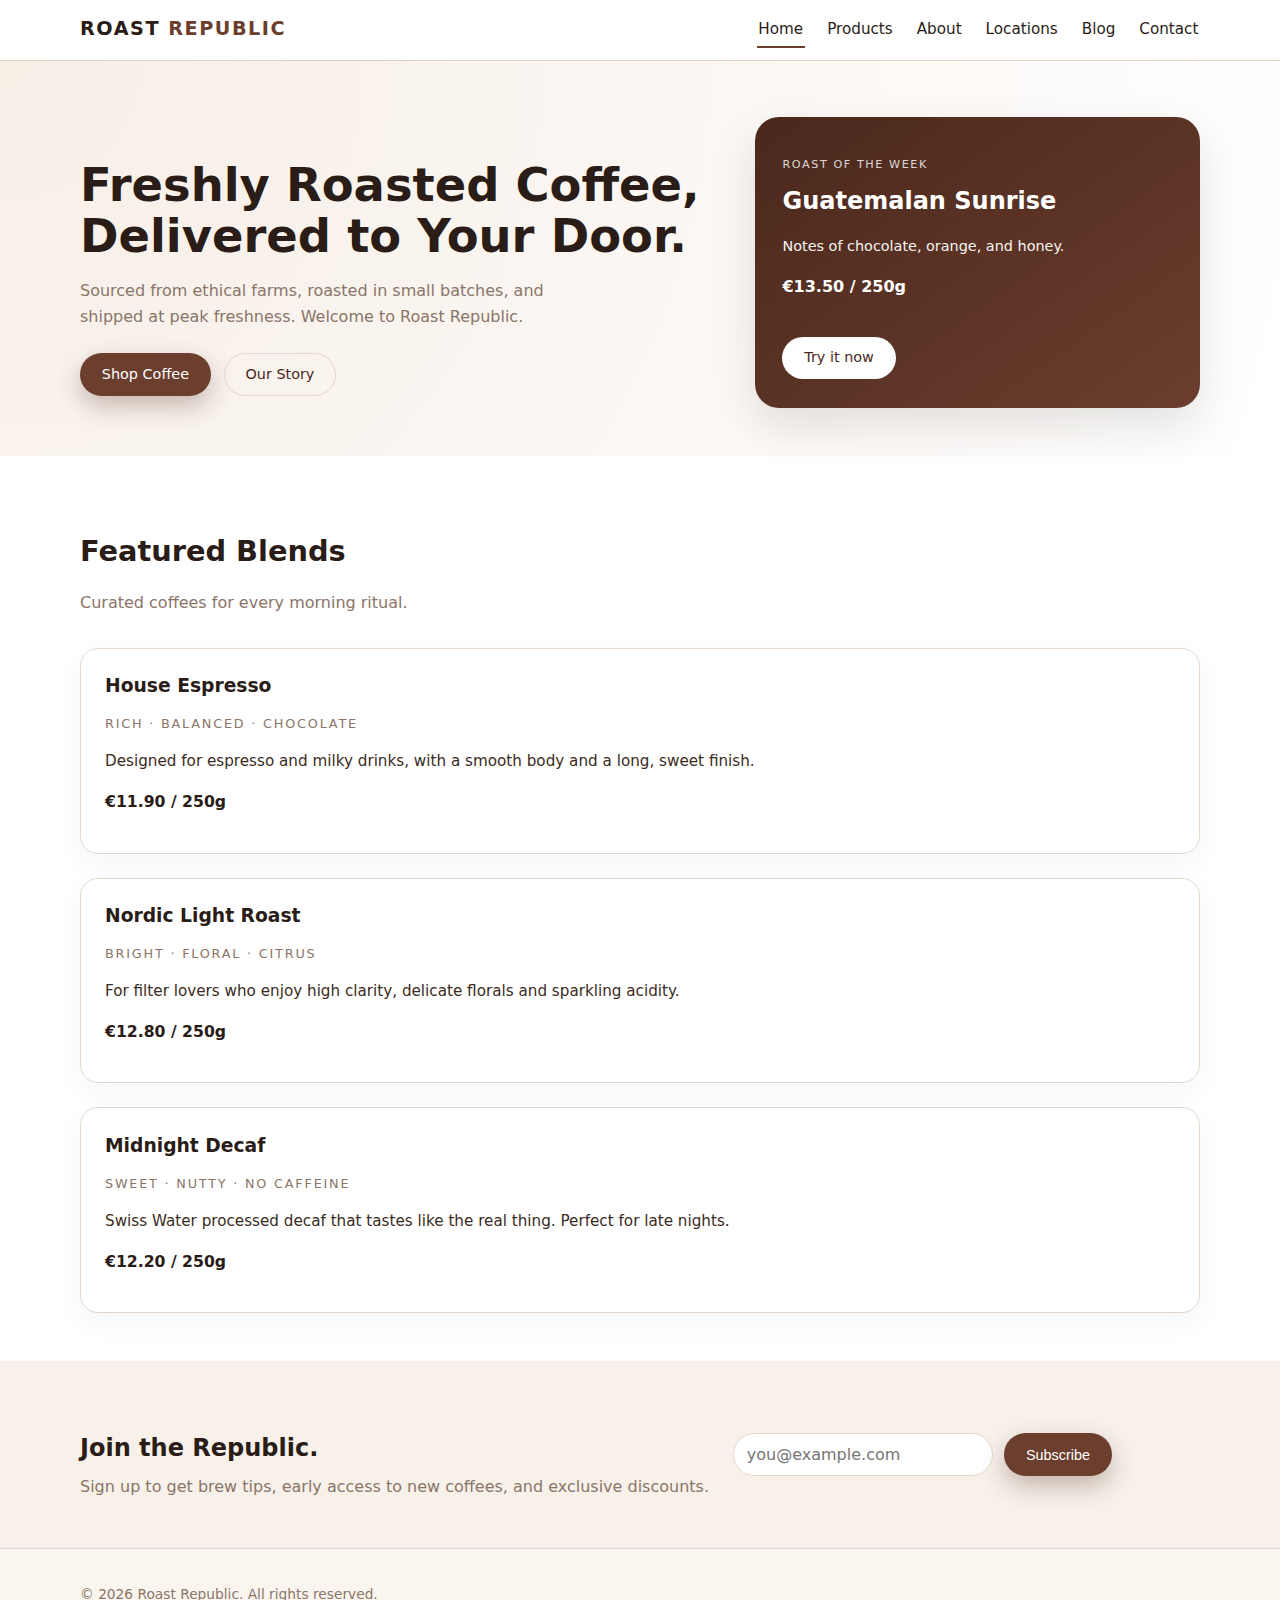
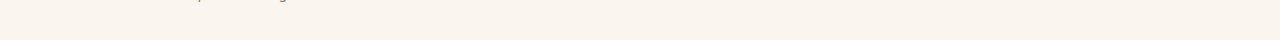
<file: index.html>
<!DOCTYPE html>
<html lang="en">
<head>
  <meta charset="UTF-8">
  <title>Roast Republic | Home</title>
  <meta name="viewport" content="width=device-width, initial-scale=1.0">
  <link rel="stylesheet" href="css/common.css">
</head>
<body>
  <header class="site-header">
    <div class="container nav-container">
      <div class="logo">
        <a href="index.html">Roast <span>Republic</span></a>
      </div>
      <nav>
        <ul class="nav-links">
          <li><a href="index.html" class="active">Home</a></li>
          <li><a href="products.html">Products</a></li>
          <li><a href="about.html">About</a></li>
          <li><a href="locations.html">Locations</a></li>
          <li><a href="blog.html">Blog</a></li>
          <li><a href="contact.html">Contact</a></li>
        </ul>
      </nav>
    </div>
  </header>

  <main>
    <section class="hero">
      <div class="container hero-inner">
        <div class="hero-text">
          <h1>Freshly Roasted Coffee, Delivered to Your Door.</h1>
          <p>Sourced from ethical farms, roasted in small batches, and shipped at peak freshness. Welcome to Roast Republic.</p>
          <div class="hero-actions">
            <a href="products.html" class="btn primary">Shop Coffee</a>
            <a href="about.html" class="btn ghost">Our Story</a>
          </div>
        </div>
        <div class="hero-card">
          <p class="tagline">Roast of the Week</p>
          <h2>Guatemalan Sunrise</h2>
          <p class="hero-notes">Notes of chocolate, orange, and honey.</p>
          <p class="hero-price">€13.50 / 250g</p>
          <a href="products.html" class="btn secondary">Try it now</a>
        </div>
      </div>
    </section>

    <section class="section" id="featured">
      <div class="container">
        <h2 class="section-title">Featured Blends</h2>
        <p class="section-subtitle">Curated coffees for every morning ritual.</p>
        <div class="card-grid">
          <article class="card">
            <h3>House Espresso</h3>
            <p class="card-meta">Rich · Balanced · Chocolate</p>
            <p class="card-text">Designed for espresso and milky drinks, with a smooth body and a long, sweet finish.</p>
            <p class="card-price">€11.90 / 250g</p>
          </article>
          <article class="card">
            <h3>Nordic Light Roast</h3>
            <p class="card-meta">Bright · Floral · Citrus</p>
            <p class="card-text">For filter lovers who enjoy high clarity, delicate florals and sparkling acidity.</p>
            <p class="card-price">€12.80 / 250g</p>
          </article>
          <article class="card">
            <h3>Midnight Decaf</h3>
            <p class="card-meta">Sweet · Nutty · No caffeine</p>
            <p class="card-text">Swiss Water processed decaf that tastes like the real thing. Perfect for late nights.</p>
            <p class="card-price">€12.20 / 250g</p>
          </article>
        </div>
      </div>
    </section>

    <section class="section section-accent">
      <div class="container newsletter">
        <div class="newsletter-text">
          <h2>Join the Republic.</h2>
          <p>Sign up to get brew tips, early access to new coffees, and exclusive discounts.</p>
        </div>
        <form class="newsletter-form">
          <label class="sr-only" for="newsletter-email">Email</label>
          <input type="email" id="newsletter-email" placeholder="you@example.com" required>
          <button type="submit" class="btn primary">Subscribe</button>
        </form>
      </div>
    </section>
  </main>

  <footer class="site-footer">
    <div class="container footer-inner">
      <p>&copy; <span id="year"></span> Roast Republic. All rights reserved.</p>
      
    </div>
  </footer>

  <script>
    // Simple script to keep the year current
    document.getElementById('year').textContent = new Date().getFullYear();
  </script>
</body>
</html>
</file>
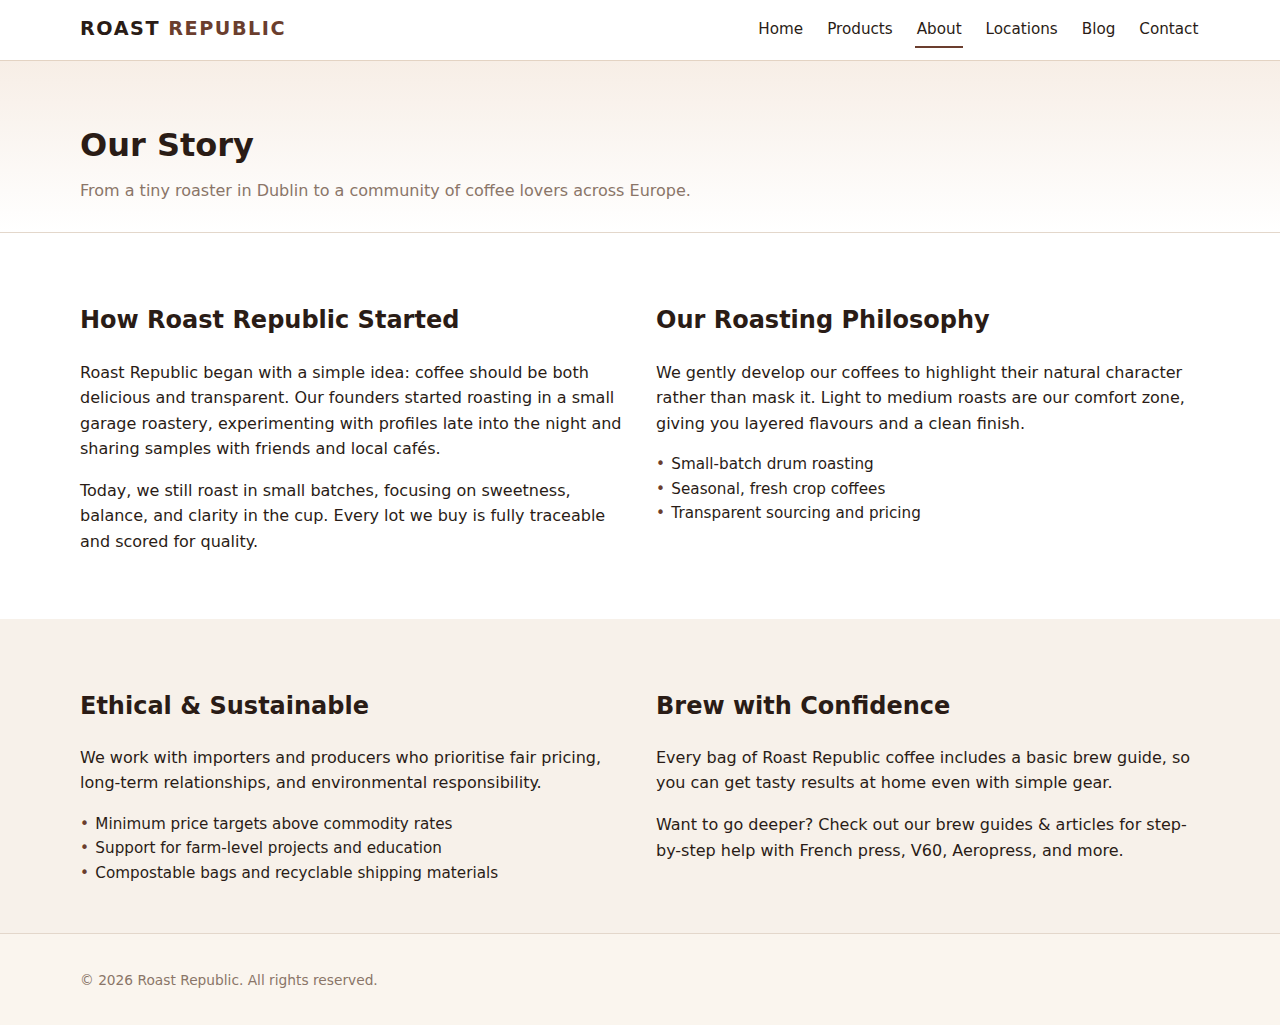
<file: about.html>
<!DOCTYPE html>
<html lang="en">
<head>
  <meta charset="UTF-8">
  <title>Roast Republic | About Us</title>
  <meta name="viewport" content="width=device-width, initial-scale=1.0">
  <link rel="stylesheet" href="css/common.css">
</head>
<body>
  <header class="site-header">
    <div class="container nav-container">
      <div class="logo">
        <a href="index.html">Roast <span>Republic</span></a>
      </div>
      <nav>
        <ul class="nav-links">
          <li><a href="index.html">Home</a></li>
          <li><a href="products.html">Products</a></li>
          <li><a href="about.html" class="active">About</a></li>
          <li><a href="locations.html">Locations</a></li>
          <li><a href="blog.html">Blog</a></li>
          <li><a href="contact.html">Contact</a></li>
        </ul>
      </nav>
    </div>
  </header>

  <main>
    <section class="page-header">
      <div class="container">
        <h1>Our Story</h1>
        <p>From a tiny roaster in Dublin to a community of coffee lovers across Europe.</p>
      </div>
    </section>

    <section class="section">
      <div class="container two-column">
        <div>
          <h2>How Roast Republic Started</h2>
          <p>Roast Republic began with a simple idea: coffee should be both delicious and transparent. Our founders started roasting in a small garage roastery, experimenting with profiles late into the night and sharing samples with friends and local cafés.</p>
          <p>Today, we still roast in small batches, focusing on sweetness, balance, and clarity in the cup. Every lot we buy is fully traceable and scored for quality.</p>
        </div>
        <div>
          <h2>Our Roasting Philosophy</h2>
          <p>We gently develop our coffees to highlight their natural character rather than mask it. Light to medium roasts are our comfort zone, giving you layered flavours and a clean finish.</p>
          <ul class="checklist">
            <li>Small-batch drum roasting</li>
            <li>Seasonal, fresh crop coffees</li>
            <li>Transparent sourcing and pricing</li>
          </ul>
        </div>
      </div>
    </section>

    <section class="section section-accent">
      <div class="container two-column">
        <div>
          <h2>Ethical &amp; Sustainable</h2>
          <p>We work with importers and producers who prioritise fair pricing, long-term relationships, and environmental responsibility.</p>
          <ul class="checklist">
            <li>Minimum price targets above commodity rates</li>
            <li>Support for farm-level projects and education</li>
            <li>Compostable bags and recyclable shipping materials</li>
          </ul>
        </div>
        <div>
          <h2>Brew with Confidence</h2>
          <p>Every bag of Roast Republic coffee includes a basic brew guide, so you can get tasty results at home even with simple gear.</p>
          <p>Want to go deeper? Check out our <a href="blog.html">brew guides &amp; articles</a> for step-by-step help with French press, V60, Aeropress, and more.</p>
        </div>
      </div>
    </section>
  </main>

  <footer class="site-footer">
    <div class="container footer-inner">
      <p>&copy; <span id="year"></span> Roast Republic. All rights reserved.</p>
    </div>
  </footer>
  <script src="js/main.js"></script>
</body>
</html>
</file>
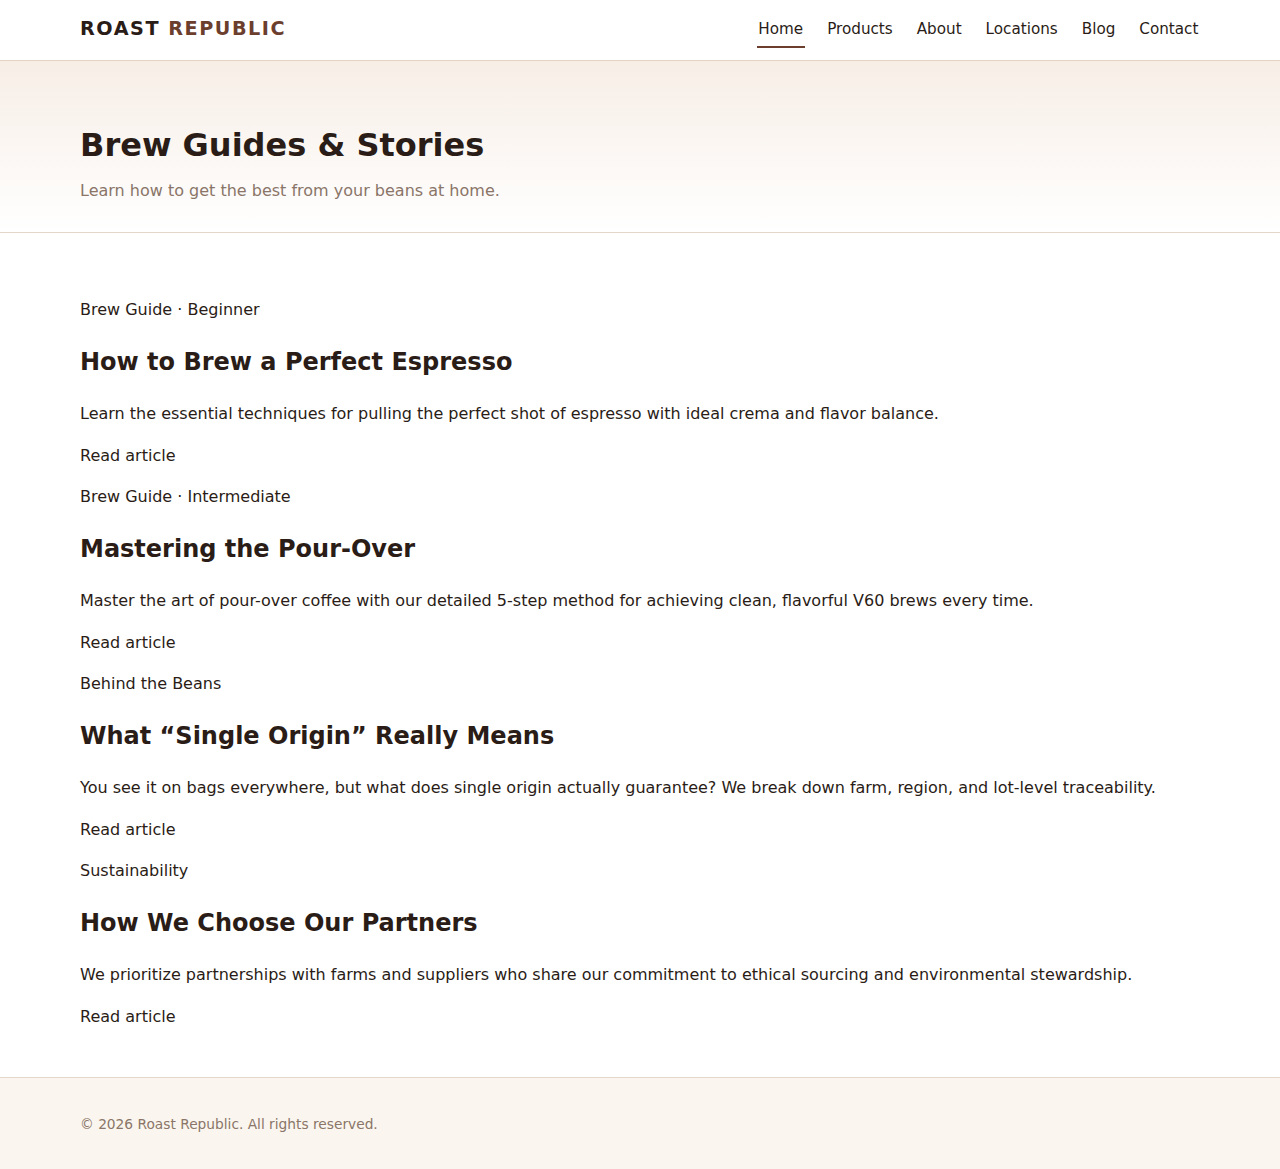
<file: blog.html>
<!DOCTYPE html>
<html lang="en">

<head>
  <meta charset="UTF-8">
  <title>Roast Republic | Home</title>
  <meta name="viewport" content="width=device-width, initial-scale=1.0">
  <link rel="stylesheet" href="css/common.css">
</head>

<body>
  <!--header-->
  <header class="site-header">
    <div class="container nav-container">
      <div class="logo">
        <a href="index.html">Roast <span>Republic</span></a>
      </div>
      <nav>
        <ul class="nav-links">
          <li><a href="index.html" class="active">Home</a></li>
          <li><a href="products.html">Products</a></li>
          <li><a href="about.html">About</a></li>
          <li><a href="locations.html">Locations</a></li>
          <li><a href="blog.html">Blog</a></li>
          <li><a href="contact.html">Contact</a></li>
        </ul>
      </nav>
    </div>
  </header>

  <!--blog content starts here-->
  <main>
    <!--page header-->
    <section class="page-header">
      <div class="container">
        <h1>Brew Guides &amp; Stories</h1>
        <p>Learn how to get the best from your beans at home.</p>
      </div>
    </section>

    <!--blog article-->
    <section class="section">
      <div class="container blog_grid">

        <!--article in same grid x4-->
        <!--add article words-->
        <article class="blog_article">
          <p class="blog_title">Brew Guide · Beginner</p>
          <h2>How to Brew a Perfect Espresso </h2>
          <p class="outline">Learn the essential techniques for pulling the perfect shot of espresso with ideal crema
            and flavor balance. </p>
          <a href="#" class="article_link">Read article </a>
        </article>

        <article class="blog_article">
          <p class="blog_title">Brew Guide · Intermediate</p>
          <h2>Mastering the Pour-Over</h2>
          <p class="outline">Master the art of pour-over coffee with our detailed 5-step method for achieving clean,
            flavorful V60 brews every time.</p>
          <a href="#" class="article_link">Read article </a>
        </article>

        <article class="blog_article">
          <p class="blog_title">Behind the Beans</p>
          <h2>What “Single Origin” Really Means</h2>
          <p class="outline">You see it on bags everywhere, but what does single origin actually guarantee? We break
            down farm, region, and lot-level traceability.</p>
          <a href="#" class="article_link">Read article </a>
        </article>

        <article class="blog_article">
          <p class="blog_title">Sustainability</p>
          <h2>How We Choose Our Partners</h2>
          <p class="outline">We prioritize partnerships with farms and suppliers who share our commitment to ethical
            sourcing and environmental stewardship.</p>
          <a href="#" class="article_link">Read article </a>
        </article>
      </div>
    </section>
  </main>


  <!--footer-->
  <footer class="site-footer">
    <div class="container footer-inner">
      <p>&copy; <span id="year"></span> Roast Republic. All rights reserved.</p>
    </div>
  </footer>

  <!--script-->
  <!--update the year in the footer-->
  <script>
    document.getElementById('year').textContent = new Date().getFullYear();
  </script>


</body>

</html>
</file>
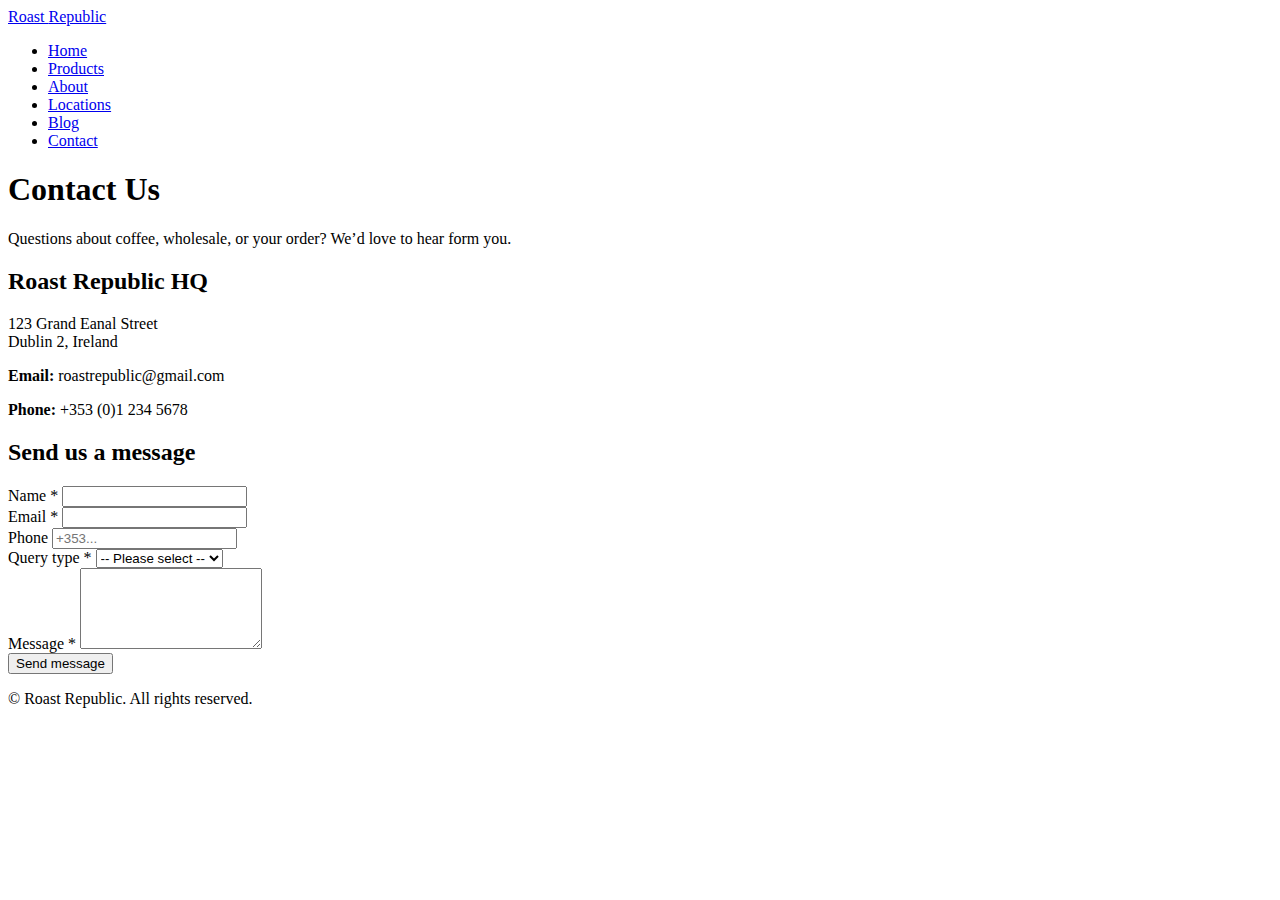
<file: contact.html>
<!DOCTYPE html>
<html lang="en">

<head>
  <meta charset="UTF-8">
  <title>Roast Republic | Contact</title>
  <meta name="viewport" content="width=device-width, initial-scale=1.0">
  <!--link rel="stylesheet" href="css/style.css"-->
</head>

<body>
  <!--header-->
  <header class="site-header">
    <div class="container nav-container">
      <div class="logo">
        <a href="index.html">Roast <span>Republic</span></a>
      </div>
      <nav>
        <ul class="nav-links">
          <li><a href="index.html">Home</a></li>
          <li><a href="products.html">Products</a></li>
          <li><a href="about.html">About</a></li>
          <li><a href="locations.html">Locations</a></li>
          <li><a href="blog.html">Blog</a></li>
          <li><a href="contact.html" class="active">Contact</a></li>
        </ul>
      </nav>
    </div>
  </header>

  <!--main content-->
  <main>
    <!--Contact us-->
    <section class="page-header">
      <div class="container">
        <h1>Contact Us</h1>
        <p>Questions about coffee, wholesale, or your order? We’d love to hear form you.</p>
      </div>
    </section>

    <!--Contact layout-->
    <section class="section">
      <div class="container contact-layout">
        <!--Contact info-->
        <div class="contact-info">
          <h2>Roast Republic HQ</h2>
          <p>123 Grand Eanal Street<br>Dublin 2, Ireland</p>
          <p><strong>Email:</strong> roastrepublic@gmail.com</p>
          <p><strong>Phone:</strong> +353 (0)1 234 5678</p>
        </div>

        <!--Contact form-->
        <div class="contact-form-wrapper">
          <h2>Send us a message</h2>
          <form class="contact-form" id="contactForm">
            <div class="form-row">
              <label for="name">Name *</label>
              <input type="text" id="name" name="name" required>
            </div>

            <div class="form-row">
              <label for="email">Email *</label>
              <input type="email" id="email" name="email" required>
            </div>

            <div class="form-row">
              <label for="phone">Phone</label>
              <input type="tel" id="phone" name="phone" placeholder="+353...">
            </div>

            <div class="form-row">
              <label for="query">Query type *</label>
              <select id="query" name="query" required>
                <option value="">-- Please select --</option>
                <option value="order">Order question</option>
                <option value="wholesale">Wholesale</option>
                <option value="brew">Brew help</option>
                <option value="other">Other</option>
              </select>
            </div>

            <div class="form-row">
              <label for="message">Message *</label>
              <textarea id="message" name="message" rows="5" required></textarea>
            </div>

            <button type="submit" class="btn primary">Send message</button>
            <p id="formStatus" class="form-status" aria-live="polite"></p>
          </form>
        </div>
        <!--Contact form End-->

      </div>
    </section>
  </main>

  <!--footer-->
  <footer class="site-footer">
    <div class="container footer-inner">
      <p>&copy; <span id="year"></span> Roast Republic. All rights reserved.</p>
    </div>
  </footer>

  <!--scripts-->

  
  </body>

</html>
</file>
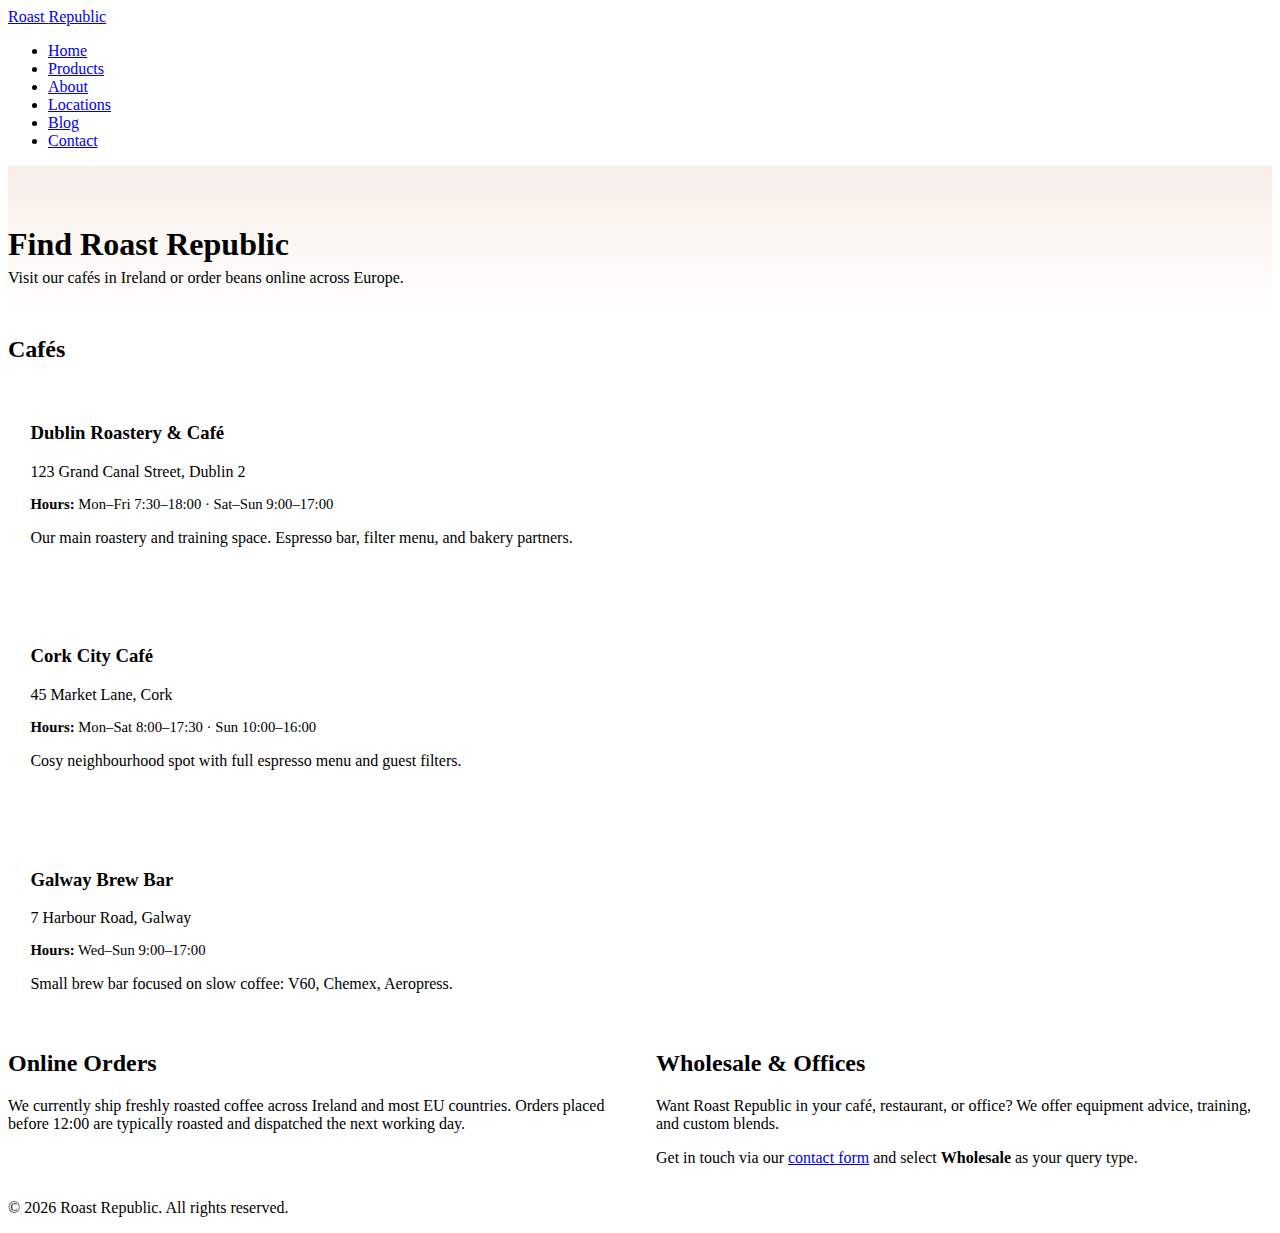
<file: locations.html>
<!DOCTYPE html>
<html lang="en">
<head>
  <meta charset="UTF-8">
  <title>Roast Republic | Locations</title>
  <meta name="viewport" content="width=device-width, initial-scale=1.0">
  <link rel="stylesheet" href="css/style.css">
  <link rel="stylesheet" href="css/components.css">
  <link rel="stylesheet" href="css/pages.css">
</head>
<body>
  <header class="site-header">
    <div class="container nav-container">
      <div class="logo">
        <a href="index.html">Roast <span>Republic</span></a>
      </div>
      <nav>
        <ul class="nav-links">
          <li><a href="index.html">Home</a></li>
          <li><a href="products.html">Products</a></li>
          <li><a href="about.html">About</a></li>
          <li><a href="locations.html" class="active">Locations</a></li>
          <li><a href="blog.html">Blog</a></li>
          <li><a href="contact.html">Contact</a></li>
        </ul>
      </nav>
    </div>
  </header>

  <main>
    <section class="page-header">
      <div class="container">
        <h1>Find Roast Republic</h1>
        <p>Visit our cafés in Ireland or order beans online across Europe.</p>
      </div>
    </section>

    <section class="section">
      <div class="container">
        <h2 class="section-title">Cafés</h2>
        <div class="locations-grid">
          <article class="location-card">
            <h3>Dublin Roastery &amp; Café</h3>
            <p class="location-address">123 Grand Canal Street, Dublin 2</p>
            <p class="location-hours"><strong>Hours:</strong> Mon–Fri 7:30–18:00 · Sat–Sun 9:00–17:00</p>
            <p class="location-note">Our main roastery and training space. Espresso bar, filter menu, and bakery partners.</p>
          </article>

          <article class="location-card">
            <h3>Cork City Café</h3>
            <p class="location-address">45 Market Lane, Cork</p>
            <p class="location-hours"><strong>Hours:</strong> Mon–Sat 8:00–17:30 · Sun 10:00–16:00</p>
            <p class="location-note">Cosy neighbourhood spot with full espresso menu and guest filters.</p>
          </article>

          <article class="location-card">
            <h3>Galway Brew Bar</h3>
            <p class="location-address">7 Harbour Road, Galway</p>
            <p class="location-hours"><strong>Hours:</strong> Wed–Sun 9:00–17:00</p>
            <p class="location-note">Small brew bar focused on slow coffee: V60, Chemex, Aeropress.</p>
          </article>
        </div>
      </div>
    </section>

    <section class="section section-muted">
      <div class="container two-column">
        <div>
          <h2>Online Orders</h2>
          <p>We currently ship freshly roasted coffee across Ireland and most EU countries. Orders placed before 12:00 are typically roasted and dispatched the next working day.</p>
        </div>
        <div>
          <h2>Wholesale & Offices</h2>
          <p>Want Roast Republic in your café, restaurant, or office? We offer equipment advice, training, and custom blends.</p>
          <p>Get in touch via our <a href="contact.html">contact form</a> and select <strong>Wholesale</strong> as your query type.</p>
        </div>
      </div>
    </section>
  </main>

  <footer class="site-footer">
    <div class="container footer-inner">
      <p>&copy; <span id="year"></span> Roast Republic. All rights reserved.</p>
    </div>
  </footer>

  <script>
    document.getElementById('year').textContent = new Date().getFullYear();
  </script>
</body>
</html>
</file>
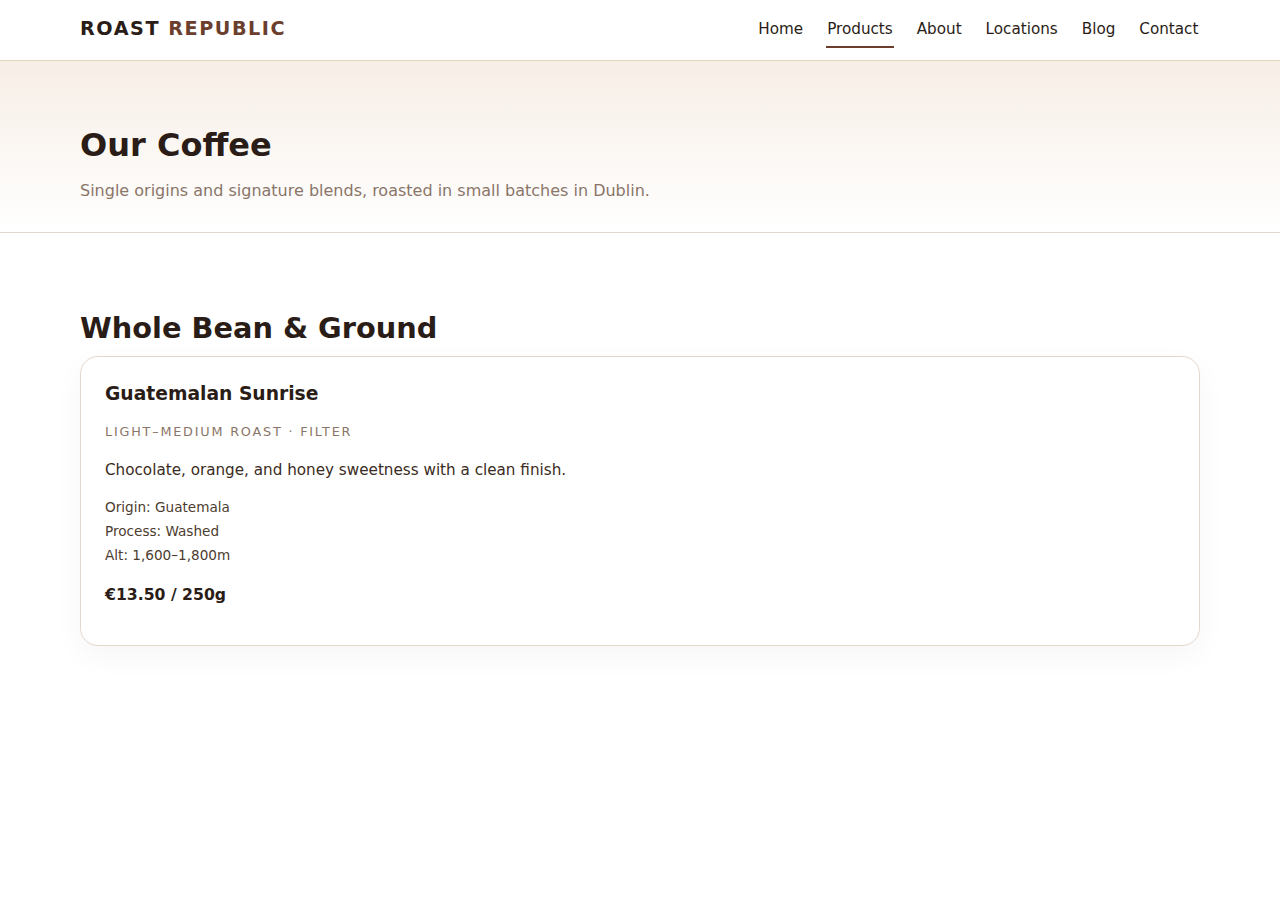
<file: product.html>
<!DOCTYPE html  >
<html lang="en">
<head>
  <meta charset="UTF-8">
  <title>Roast Republic | Our Products</title>
  <meta name="viewport" content="width=device-width, initial-scale=1.0">
  <link rel="stylesheet" href="css/common.css">
</head>
 <body>
  <header class="site-header">
    <div class="container nav-container">
      <div class="logo">
        <a href="index.html">Roast <span>Republic</span></a>
      </div>
      <nav>
        <ul class="nav-links">
          <li><a href="index.html">Home</a></li>
          <li><a href="products.html" class="active">Products</a></li>
          <li><a href="about.html">About</a></li>
          <li><a href="locations.html">Locations</a></li>
          <li><a href="blog.html">Blog</a></li>
          <li><a href="contact.html">Contact</a></li>
        </ul>
      </nav>
    </div>
  </header>  
   <main>
    <section class="page-header">
      <div class="container">
        <h1>Our Coffee</h1>
        <p>Single origins and signature blends, roasted in small batches in Dublin.</p>
      </div>
    </section>
    <section class="section">
      <div class="container">
        <h2 class="section-title">Whole Bean &amp; Ground</h2>
        <div class="card-grid card-grid-3">
          <article class="card product-card">
            <h3>Guatemalan Sunrise</h3>
            <p class="card-meta">Light–Medium Roast · Filter</p>
            <p class="card-text">Chocolate, orange, and honey sweetness with a clean finish.</p>
            <ul class="product-details">
              <li>Origin: Guatemala</li>
              <li>Process: Washed</li>
              <li>Alt: 1,600–1,800m</li>
            </ul>
            <p class="card-price">€13.50 / 250g</p>
          </article>


</html>
</file>
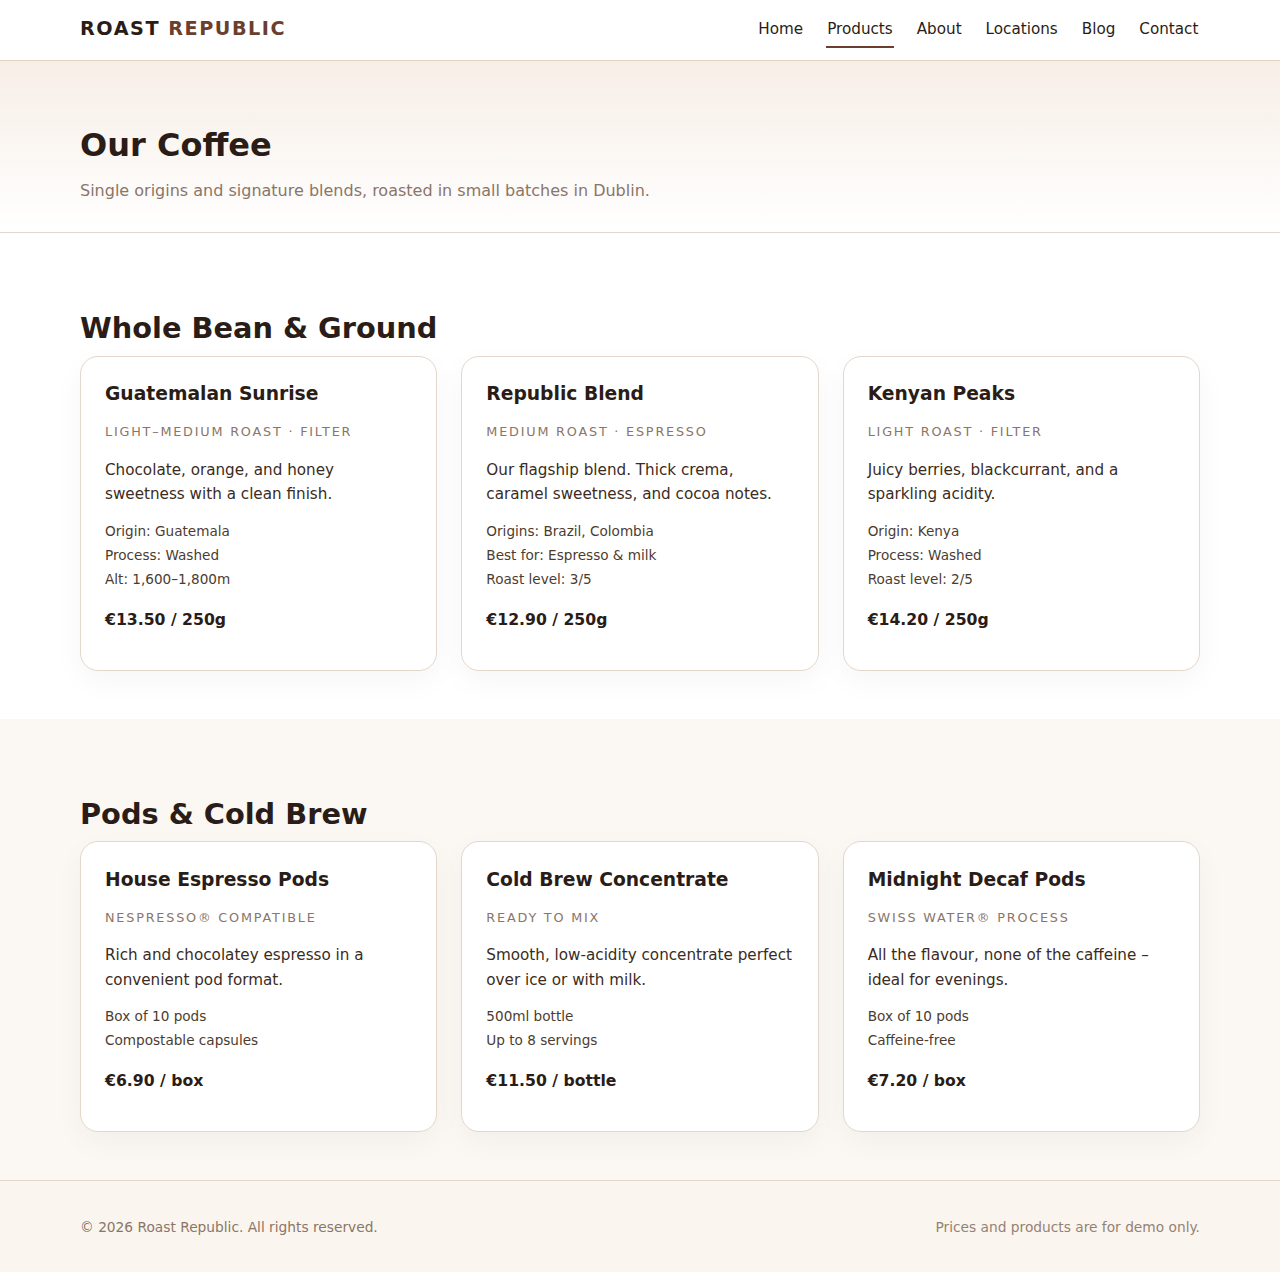
<file: products.html>
<!DOCTYPE html  >
<html lang="en">
 <head>
  <meta charset="UTF-8">
  <title>Roast Republic | Our Products</title>
  <meta name="viewport" content="width=device-width, initial-scale=1.0">
  <link rel="stylesheet" href="css/common.css">
 </head>
 <body>
  <header class="site-header">
    <div class="container nav-container">
      <div class="logo">
        <a href="index.html">Roast <span>Republic</span></a>
      </div>
      <nav>
        <ul class="nav-links">
          <li><a href="index.html">Home</a></li>
          <li><a href="products.html" class="active">Products</a></li>
          <li><a href="about.html">About</a></li>
          <li><a href="locations.html">Locations</a></li>
          <li><a href="blog.html">Blog</a></li>
          <li><a href="contact.html">Contact</a></li>
        </ul>
      </nav>
    </div>
  </header>  
   <main>
    <section class="page-header">
      <div class="container">
        <h1>Our Coffee</h1>
        <p>Single origins and signature blends, roasted in small batches in Dublin.</p>
      </div>
    </section>
    <section class="section">
      <div class="container">
        <h2 class="section-title">Whole Bean &amp; Ground</h2>
        <div class="card-grid card-grid-3">
          <article class="card product-card">
            <h3>Guatemalan Sunrise</h3>
            <p class="card-meta">Light–Medium Roast · Filter</p>
            <p class="card-text">Chocolate, orange, and honey sweetness with a clean finish.</p>
            <ul class="product-details">
              <li>Origin: Guatemala</li>
              <li>Process: Washed</li>
              <li>Alt: 1,600–1,800m</li>
            </ul>
            <p class="card-price">€13.50 / 250g</p>
          </article>
          <article class="card product-card">
            <h3>Republic Blend</h3>
            <p class="card-meta">Medium Roast · Espresso</p>
            <p class="card-text">Our flagship blend. Thick crema, caramel sweetness, and cocoa notes.</p>
            <ul class="product-details">
              <li>Origins: Brazil, Colombia</li>
              <li>Best for: Espresso &amp; milk</li>
              <li>Roast level: 3/5</li>
            </ul>
            <p class="card-price">€12.90 / 250g</p>
          </article>

          <article class="card product-card">
            <h3>Kenyan Peaks</h3>
            <p class="card-meta">Light Roast · Filter</p>
            <p class="card-text">Juicy berries, blackcurrant, and a sparkling acidity.</p>
            <ul class="product-details">
              <li>Origin: Kenya</li>
              <li>Process: Washed</li>
              <li>Roast level: 2/5</li>
            </ul>
            <p class="card-price">€14.20 / 250g</p>
          </article>
        </div>
      </div>
    </section>
     <section class="section section-muted">
      <div class="container">
        <h2 class="section-title">Pods &amp; Cold Brew</h2>
        <div class="card-grid card-grid-3">
          <article class="card product-card">
            <h3>House Espresso Pods</h3>
            <p class="card-meta">Nespresso® compatible</p>
            <p class="card-text">Rich and chocolatey espresso in a convenient pod format.</p>
            <ul class="product-details">
              <li>Box of 10 pods</li>
              <li>Compostable capsules</li>
            </ul>
            <p class="card-price">€6.90 / box</p>
          </article>
         <article class="card product-card">
            <h3>Cold Brew Concentrate</h3>
            <p class="card-meta">Ready to mix</p>
            <p class="card-text">Smooth, low-acidity concentrate perfect over ice or with milk.</p>
            <ul class="product-details">
              <li>500ml bottle</li>
              <li>Up to 8 servings</li>
            </ul>
            <p class="card-price">€11.50 / bottle</p>
          </article>

          <article class="card product-card">
            <h3>Midnight Decaf Pods</h3>
            <p class="card-meta">Swiss Water® Process</p>
            <p class="card-text">All the flavour, none of the caffeine – ideal for evenings.</p>
            <ul class="product-details">
              <li>Box of 10 pods</li>
              <li>Caffeine-free</li>
            </ul>
            <p class="card-price">€7.20 / box</p>
          </article>
        </div>
      </div>
    </section>
  </main>

  <footer class="site-footer">
    <div class="container footer-inner">
      <p>&copy; <span id="year"></span> Roast Republic. All rights reserved.</p>
      <p class="footer-small">Prices and products are for demo only.</p>
    </div>
  </footer>

  <script>
    document.getElementById('year').textContent = new Date().getFullYear();
  </script>
</body>
</html>
</file>
<file: css/common.css>
:root {
  --coffee-brown: #6b3e2e;
  --coffee-brown-dark: #4a281c;
  --coffee-cream: #f7f1ea;
  --coffee-cream-light: #fbf7f2;
  --coffee-text: #2a1c16;
  --coffee-muted: #8a7568;
  --border-soft: #e3d7cb;
  --shadow-soft: 0 18px 45px rgba(34, 25, 16, 0.12);
  --radius-lg: 18px;
  --radius-pill: 999px;
  --transition-fast: 0.2s ease;
}

*,
*::before,
*::after {
  box-sizing: border-box;
}

body {
  margin: 0;
  font-family: system-ui, -apple-system, BlinkMacSystemFont, "Segoe UI", sans-serif;
  color: var(--coffee-text);
  background-color: white;
  line-height: 1.6;
}

img {
  max-width: 100%;
  display: block;
}

a {
  color: inherit;
  text-decoration: none;
}

.container {
  width: min(1120px, 100% - 2.5rem);
  margin-inline: auto;
}

/* Header & Navigation */
.site-header {
  position: sticky;
  top: 0;
  z-index: 10;
  background-color: #fff;
  border-bottom: 1px solid rgba(215, 192, 170, 0.7);
  backdrop-filter: blur(10px);
}

.nav-container {
  display: flex;
  align-items: center;
  justify-content: space-between;
  padding-block: 0.9rem;
}

.logo a {
  font-weight: 700;
  font-size: 1.2rem;
  letter-spacing: 0.08em;
  text-transform: uppercase;
}

.logo span {
  color: var(--coffee-brown);
}

.nav-links {
  list-style: none;
  display: flex;
  gap: 1.3rem;
  padding: 0;
  margin: 0;
  font-size: 0.95rem;
}

.nav-links a {
  padding: 0.4rem 0.1rem;
  position: relative;
}

.nav-links a::after {
  content: "";
  position: absolute;
  left: 0;
  bottom: -0.2rem;
  width: 0;
  height: 2px;
  background-color: var(--coffee-brown);
  transition: width var(--transition-fast);
}

.nav-links a:hover::after,
.nav-links a.active::after {
  width: 100%;
}

/* Generic sections */
.section {
  padding-block: 3rem;
}

.section-accent {
  background: var(--coffee-cream);
}

.section-muted {
  background: var(--coffee-cream-light);
}

.section-title {
  font-size: 1.8rem;
  margin-bottom: 0.3rem;
}

.section-subtitle {
  color: var(--coffee-muted);
  margin-bottom: 2rem;
}

/* Card shell */
.card {
  border-radius: var(--radius-lg);
  border: 1px solid var(--border-soft);
  padding: 1.4rem 1.5rem;
  background-color: #fff;
  box-shadow: 0 10px 30px rgba(34, 25, 16, 0.04);
}

.card h3 {
  margin-top: 0;
  margin-bottom: 0.4rem;
}

/* Buttons */
.btn {
  display: inline-flex;
  align-items: center;
  justify-content: center;
  padding: 0.55rem 1.3rem;
  border-radius: var(--radius-pill);
  font-size: 0.9rem;
  border: 1px solid transparent;
  cursor: pointer;
  transition: transform var(--transition-fast), box-shadow var(--transition-fast), background-color var(--transition-fast), color var(--transition-fast), border-color var(--transition-fast);
  text-decoration: none;
}

/* Footer */
.site-footer {
  border-top: 1px solid var(--border-soft);
  background-color: #faf5ee;
  padding-block: 1.3rem;
}

.footer-inner {
  display: flex;
  flex-wrap: wrap;
  justify-content: space-between;
  gap: 0.4rem;
  font-size: 0.86rem;
  color: var(--coffee-muted);
}

.footer-small {
  opacity: 0.9;
}

/* Accessibility helpers */
.sr-only {
  position: absolute;
  width: 1px;
  height: 1px;
  padding: 0;
  margin: -1px;
  overflow: hidden;
  clip: rect(0, 0, 0, 0);
  border: 0;
}

/* Responsive tweaks */
@media (max-width: 840px) {
  .nav-container {
    flex-direction: column;
    align-items: flex-start;
    gap: 0.4rem;
  }

  .nav-links {
    flex-wrap: wrap;
    row-gap: 0.3rem;
  }
}

@media (max-width: 520px) {
  .nav-links {
    font-size: 0.86rem;
  }
}
/* Shared components and module styles */

/* Card grids and details */
.card-grid {
  display: grid;
  gap: 1.5rem;
}

.card-grid-3 {
  grid-template-columns: repeat(auto-fit, minmax(230px, 1fr));
}

.card-meta {
  font-size: 0.8rem;
  text-transform: uppercase;
  letter-spacing: 0.14em;
  color: var(--coffee-muted);
  margin-bottom: 0.9rem;
}

.card-text {
  font-size: 0.95rem;
  margin-bottom: 0.9rem;
  color: #3b2b22;
}

.card-price {
  font-weight: 600;
  font-size: 0.98rem;
}

/* Button variants */
.btn.primary {
  background-color: var(--coffee-brown);
  color: #fff;
  box-shadow: 0 10px 25px rgba(75, 45, 30, 0.3);
}

.btn.primary:hover {
  background-color: var(--coffee-brown-dark);
  transform: translateY(-1px);
  box-shadow: 0 14px 30px rgba(75, 45, 30, 0.35);
}

.btn.secondary {
  background-color: #fff;
  color: var(--coffee-brown-dark);
  border-color: rgba(255, 255, 255, 0.5);
}

.btn.ghost {
  background: transparent;
  border-color: var(--border-soft);
  color: var(--coffee-brown-dark);
}

.btn.ghost:hover {
  background-color: var(--coffee-cream);
}

/* Newsletter */
.newsletter {
  display: flex;
  flex-wrap: wrap;
  align-items: center;
  gap: 1.5rem;
}

.newsletter-text h2 {
  margin-bottom: 0.4rem;
}

.newsletter-text p {
  margin: 0;
  color: var(--coffee-muted);
}

.newsletter-form {
  display: flex;
  gap: 0.7rem;
}

.newsletter-form input[type="email"] {
  min-width: min(260px, 100%);
  padding: 0.5rem 0.8rem;
  border-radius: var(--radius-pill);
  border: 1px solid var(--border-soft);
  font: inherit;
}

/* Page header */
.page-header {
  padding-block: 2.4rem 1.8rem;
  background: linear-gradient(to bottom, #f7eee6, #ffffff);
  border-bottom: 1px solid var(--border-soft);
}

.page-header h1 {
  margin-bottom: 0.4rem;
}

.page-header p {
  margin: 0;
  color: var(--coffee-muted);
}

/* Layout helpers */
.two-column {
  display: grid;
  grid-template-columns: minmax(0, 1.1fr) minmax(0, 1.1fr);
  gap: 2rem;
}

.checklist {
  list-style: none;
  padding: 0;
  margin: 0.6rem 0 0;
  font-size: 0.95rem;
}

.checklist li::before {
  content: "•";
  margin-right: 0.4rem;
  color: var(--coffee-brown);
}

/* Form controls */
.contact-form .form-row {
  display: flex;
  flex-direction: column;
  margin-bottom: 0.9rem;
}

.contact-form label {
  font-size: 0.88rem;
  margin-bottom: 0.25rem;
}

.contact-form input,
.contact-form select,
.contact-form textarea {
  font: inherit;
  padding: 0.5rem 0.7rem;
  border-radius: 9px;
  border: 1px solid var(--border-soft);
  resize: vertical;
}

.contact-form input:focus,
.contact-form select:focus,
.contact-form textarea:focus,
.newsletter-form input[type="email"]:focus {
  outline: 2px solid rgba(107, 62, 46, 0.24);
  outline-offset: 1px;
}

.form-status {
  font-size: 0.9rem;
  margin-top: 0.6rem;
  color: var(--coffee-brown-dark);
}

/* Responsive tweaks for shared components */
@media (max-width: 840px) {
  .newsletter {
    align-items: flex-start;
  }
}

@media (max-width: 720px) {
  .two-column {
    grid-template-columns: minmax(0, 1fr);
  }
}

@media (max-width: 520px) {
  .newsletter-form {
    flex-direction: column;
    align-items: stretch;
  }

  .newsletter-form input[type="email"] {
    min-width: 100%;
  }
}
/* Home (index) page styles */

.hero {
  padding-block: 3.5rem 3rem;
  background: radial-gradient(circle at top left, #f7eee6, #ffffff);
}

.hero-inner {
  display: grid;
  grid-template-columns: minmax(0, 2fr) minmax(0, 1.4fr);
  gap: 2.5rem;
  align-items: center;
}

.hero-text h1 {
  font-size: clamp(2rem, 2.7vw + 1.1rem, 2.9rem);
  line-height: 1.1;
  margin-bottom: 1rem;
}

.hero-text p {
  color: var(--coffee-muted);
  max-width: 31rem;
  margin-bottom: 1.5rem;
}

.hero-actions {
  display: flex;
  flex-wrap: wrap;
  gap: 0.8rem;
}

.hero-card {
  background: linear-gradient(145deg, var(--coffee-brown-dark), var(--coffee-brown));
  color: #fff;
  padding: 1.8rem 1.7rem;
  border-radius: 1.5rem;
  box-shadow: var(--shadow-soft);
}

.hero-card .tagline {
  text-transform: uppercase;
  letter-spacing: 0.14em;
  font-size: 0.7rem;
  opacity: 0.8;
  margin-bottom: 0.5rem;
}

.hero-card h2 {
  margin: 0.1rem 0 0.6rem;
}

.hero-card .hero-notes {
  font-size: 0.9rem;
  opacity: 0.95;
}

.hero-card .hero-price {
  margin-top: 1rem;
  font-weight: 600;
}

.hero-card .btn.secondary {
  margin-top: 1.3rem;
}

/* Hero responsive tweaks */
@media (max-width: 840px) {
  .hero-inner {
    grid-template-columns: minmax(0, 1fr);
  }

  .hero-card {
    order: -1;
  }
}

@media (max-width: 520px) {
  .hero {
    padding-block: 2.4rem 2.5rem;
  }
}
/* Shared styles for non-home pages */

/* Products */
.product-card .product-details {
  list-style: none;
  padding: 0;
  margin: 0 0 0.8rem;
  font-size: 0.85rem;
  color: #4c3c30;
}

.product-card .product-details li + li {
  margin-top: 0.15rem;
}

/* Locations */
.locations-grid {
  display: grid;
  gap: 1.4rem;
}

.location-card {
  border-radius: var(--radius-lg);
  background-color: #fff;
  border: 1px solid var(--border-soft);
  padding: 1.3rem 1.4rem;
}

.location-address {
  margin-bottom: 0.3rem;
}

.location-hours {
  font-size: 0.92rem;
  color: var(--coffee-muted);
}

/* Blog */
.blog-grid {
  display: grid;
  gap: 1.4rem;
}

.blog-card {
  border-radius: var(--radius-lg);
  padding: 1.4rem 1.5rem;
  border: 1px solid var(--border-soft);
  background-color: #fff;
  box-shadow: 0 10px 30px rgba(34, 25, 16, 0.04);
}

.blog-date {
  font-size: 0.8rem;
  letter-spacing: 0.16em;
  text-transform: uppercase;
  color: var(--coffee-muted);
  margin-bottom: 0.6rem;
}

.blog-card h2 {
  margin: 0 0 0.5rem;
}

.blog-excerpt {
  font-size: 0.96rem;
  color: #3b2b22;
}

.blog-link {
  display: inline-flex;
  margin-top: 0.7rem;
  font-size: 0.9rem;
  color: var(--coffee-brown);
  text-decoration: underline;
  text-underline-offset: 0.18em;
}

/* Contact */
.contact-layout {
  display: grid;
  grid-template-columns: minmax(0, 0.9fr) minmax(0, 1.1fr);
  gap: 2rem;
}

.contact-info p {
  margin: 0.2rem 0;
}

.contact-note {
  margin-top: 1rem;
  font-size: 0.85rem;
  color: var(--coffee-muted);
}

.contact-form-wrapper h2 {
  margin-top: 0;
}

.product-card img {
  width: 100%;
  height: 200px;
  object-fit: cover;
  margin: 10px 0 15px;
  border-radius: 8px;
}

/* Responsive tweaks for page layouts */
@media (max-width: 720px) {
  .contact-layout {
    grid-template-columns: minmax(0, 1fr);
  }
}
</file>
<file: css/style.css>
/* blog page style */
.blog_grid {
  display: grid;
  gap: 1.4rem;
}

.blog_article {
  border-radius: var(--radius-lg);
  /*round corner*/
  padding: 1.4rem 1.5rem;
  border: 1px solid var(--border-soft);
  /*it's a soft border color*/
  background-color: #fff;
  box-shadow: 0 10px 30px rgba(34, 25, 16, 0.04);
  /*shadow effect...not that obvious*/
}

.blog_title {
  font-size: 0.8rem;
  letter-spacing: 0.16em;
  text-transform: uppercase;
  color: var(--coffee-muted);
  /*light coffee color*/
  margin-bottom: 0.6rem;
}

.blog_article h2 {
  margin: 0 0 0.5rem;
}

.outline {
  font-size: 0.96rem;
  color: #3b2b22;
}

.blog-link {
  display: inline-flex;
  margin-top: 0.7rem;
  font-size: 0.9rem;
  color: var(--coffee-brown);
  text-decoration: underline;
  text-underline-offset: 0.18em;
}


/* contact page style */
.contact-layout {
  display: grid;
  grid-template-columns: minmax(0, 0.9fr) minmax(0, 1.1fr);
  gap: 2rem;
}

.contact-info p {
  margin: 0.2rem 0;
}

.contact-note {
  margin-top: 1rem;
  font-size: 0.85rem;
  color: var(--coffee-muted);
}

.contact h2 {
  margin-top: 0;
}

.contact-form .form-row {
  display: flex;
  flex-direction: column;
  margin-bottom: 0.9rem;
}

.contact-form label {
  font-size: 0.88rem;
  margin-bottom: 0.25rem;
}

.contact-form input,
.contact-form select,
.contact-form textarea {
  font: inherit;
  padding: 0.5rem 0.7rem;
  border-radius: 9px;
  border: 1px solid var(--border-soft);
  resize: vertical;
}

.contact-form input:focus,
.contact-form select:focus,
.contact-form textarea:focus {
  outline: 2px solid rgba(107, 62, 46, 0.24);
  outline-offset: 1px;
}

.form-status {
  font-size: 0.9rem;
  margin-top: 0.6rem;
  color: var(--coffee-brown-dark);
}
</file>
<file: css/components.css>
/* Shared components and module styles */

/* Card grids and details */
.card-grid {
  display: grid;
  gap: 1.5rem;
}

.card-grid-3 {
  grid-template-columns: repeat(auto-fit, minmax(230px, 1fr));
}

.card-meta {
  font-size: 0.8rem;
  text-transform: uppercase;
  letter-spacing: 0.14em;
  color: var(--coffee-muted);
  margin-bottom: 0.9rem;
}

.card-text {
  font-size: 0.95rem;
  margin-bottom: 0.9rem;
  color: #3b2b22;
}

.card-price {
  font-weight: 600;
  font-size: 0.98rem;
}

/* Button variants */
.btn.primary {
  background-color: var(--coffee-brown);
  color: #fff;
  box-shadow: 0 10px 25px rgba(75, 45, 30, 0.3);
}

.btn.primary:hover {
  background-color: var(--coffee-brown-dark);
  transform: translateY(-1px);
  box-shadow: 0 14px 30px rgba(75, 45, 30, 0.35);
}

.btn.secondary {
  background-color: #fff;
  color: var(--coffee-brown-dark);
  border-color: rgba(255, 255, 255, 0.5);
}

.btn.ghost {
  background: transparent;
  border-color: var(--border-soft);
  color: var(--coffee-brown-dark);
}

.btn.ghost:hover {
  background-color: var(--coffee-cream);
}

/* Newsletter */
.newsletter {
  display: flex;
  flex-wrap: wrap;
  align-items: center;
  gap: 1.5rem;
}

.newsletter-text h2 {
  margin-bottom: 0.4rem;
}

.newsletter-text p {
  margin: 0;
  color: var(--coffee-muted);
}

.newsletter-form {
  display: flex;
  gap: 0.7rem;
  flex-wrap: wrap;
}

.newsletter-form input[type="email"] {
  min-width: min(260px, 100%);
  padding: 0.5rem 0.8rem;
  border-radius: var(--radius-pill);
  border: 1px solid var(--border-soft);
  font: inherit;
}

/* Page header */
.page-header {
  padding-block: 2.4rem 1.8rem;
  background: linear-gradient(to bottom, #f7eee6, #ffffff);
  border-bottom: 1px solid var(--border-soft);
}

.page-header h1 {
  margin-bottom: 0.4rem;
}

.page-header p {
  margin: 0;
  color: var(--coffee-muted);
}

/* Layout helpers */
.two-column {
  display: grid;
  grid-template-columns: minmax(0, 1.1fr) minmax(0, 1.1fr);
  gap: 2rem;
}

.checklist {
  list-style: none;
  padding: 0;
  margin: 0.6rem 0 0;
  font-size: 0.95rem;
}

.checklist li::before {
  content: "•";
  margin-right: 0.4rem;
  color: var(--coffee-brown);
}

/* Form controls */
.contact-form .form-row {
  display: flex;
  flex-direction: column;
  margin-bottom: 0.9rem;
}

.contact-form label {
  font-size: 0.88rem;
  margin-bottom: 0.25rem;
}

.contact-form input,
.contact-form select,
.contact-form textarea {
  font: inherit;
  padding: 0.5rem 0.7rem;
  border-radius: 9px;
  border: 1px solid var(--border-soft);
  resize: vertical;
}

.contact-form input:focus,
.contact-form select:focus,
.contact-form textarea:focus,
.newsletter-form input[type="email"]:focus {
  outline: 2px solid rgba(107, 62, 46, 0.24);
  outline-offset: 1px;
}

.form-status {
  font-size: 0.9rem;
  margin-top: 0.6rem;
  color: var(--coffee-brown-dark);
}

/* Responsive tweaks for shared components */
@media (max-width: 840px) {
  .newsletter {
    align-items: flex-start;
  }
}

@media (max-width: 720px) {
  .two-column {
    grid-template-columns: minmax(0, 1fr);
  }
}

@media (max-width: 520px) {
  .newsletter-form {
    flex-direction: column;
    align-items: stretch;
  }

  .newsletter-form input[type="email"] {
    min-width: 100%;
  }
}
</file>
<file: css/pages.css>
/* Shared styles for non-home pages */

/* Products */
.product-card .product-details {
  list-style: none;
  padding: 0;
  margin: 0 0 0.8rem;
  font-size: 0.85rem;
  color: #4c3c30;
}

.product-card .product-details li + li {
  margin-top: 0.15rem;
}

/* Locations */
.locations-grid {
  display: grid;
  gap: 1.4rem;
}

.location-card {
  border-radius: var(--radius-lg);
  background-color: #fff;
  border: 1px solid var(--border-soft);
  padding: 1.3rem 1.4rem;
}

.location-address {
  margin-bottom: 0.3rem;
}

.location-hours {
  font-size: 0.92rem;
  color: var(--coffee-muted);
}

/* Blog */
.blog-grid {
  display: grid;
  gap: 1.4rem;
}

.blog-card {
  border-radius: var(--radius-lg);
  padding: 1.4rem 1.5rem;
  border: 1px solid var(--border-soft);
  background-color: #fff;
  box-shadow: 0 10px 30px rgba(34, 25, 16, 0.04);
}

.blog-date {
  font-size: 0.8rem;
  letter-spacing: 0.16em;
  text-transform: uppercase;
  color: var(--coffee-muted);
  margin-bottom: 0.6rem;
}

.blog-card h2 {
  margin: 0 0 0.5rem;
}

.blog-excerpt {
  font-size: 0.96rem;
  color: #3b2b22;
}

.blog-link {
  display: inline-flex;
  margin-top: 0.7rem;
  font-size: 0.9rem;
  color: var(--coffee-brown);
  text-decoration: underline;
  text-underline-offset: 0.18em;
}

/* Contact */
.contact-layout {
  display: grid;
  grid-template-columns: minmax(0, 0.9fr) minmax(0, 1.1fr);
  gap: 2rem;
}

.contact-info p {
  margin: 0.2rem 0;
}

.contact-note {
  margin-top: 1rem;
  font-size: 0.85rem;
  color: var(--coffee-muted);
}

.contact-form-wrapper h2 {
  margin-top: 0;
}

/* Responsive tweaks for page layouts */
@media (max-width: 720px) {
  .contact-layout {
    grid-template-columns: minmax(0, 1fr);
  }
}
</file>
